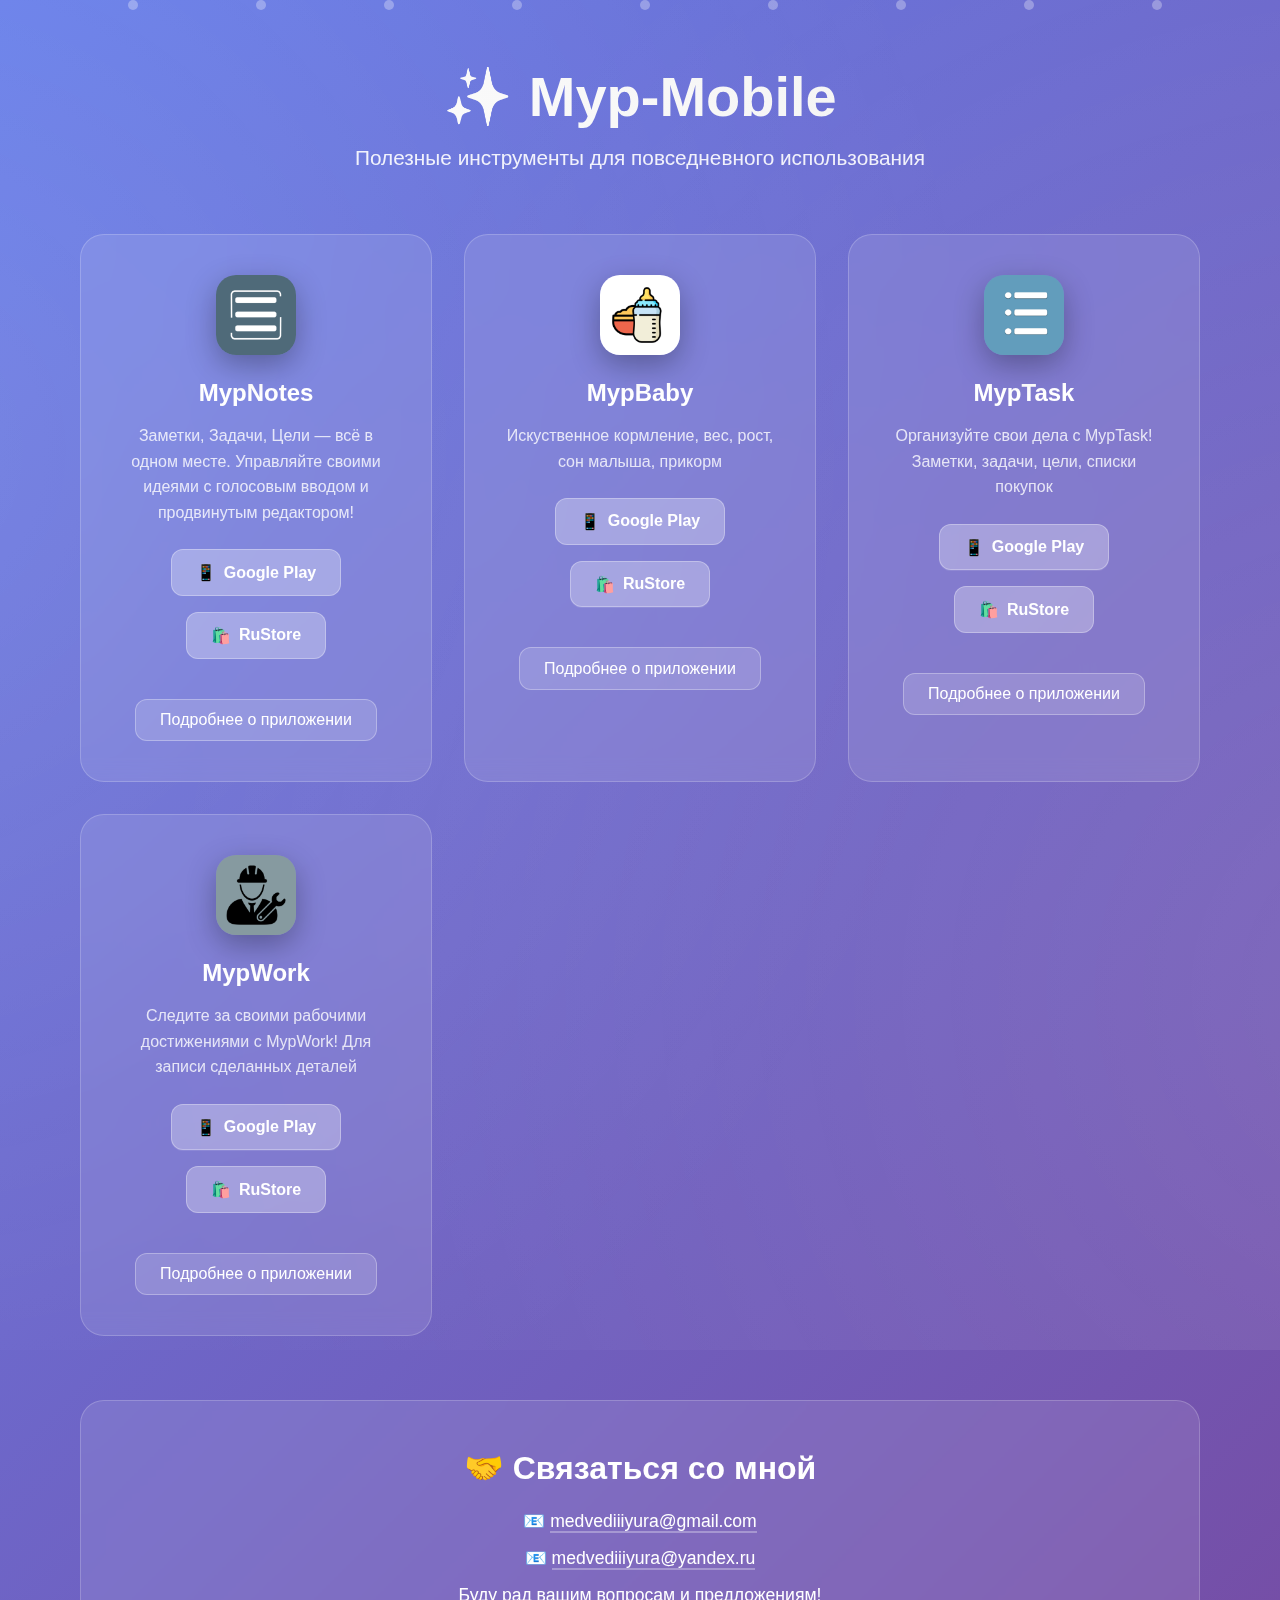
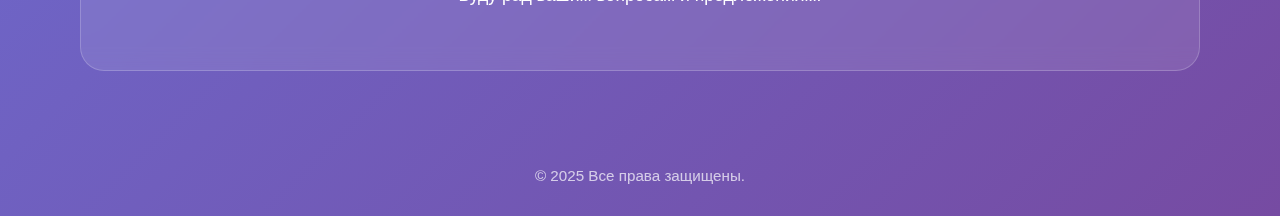
<file: index.html>
<!DOCTYPE html>
<html lang="ru">
<head>
  <meta charset="UTF-8" />
  <meta name="viewport" content="width=device-width, initial-scale=1.0"/>
  <title>Мои приложения</title>
  <link rel="icon" href="data:image/svg+xml,<svg xmlns='http://www.w3.org/2000/svg' viewBox='0 0 100 100'><rect width='100' height='100' rx='20' fill='%234a6fa5'/><text x='50' y='70' font-size='60' text-anchor='middle' fill='white' font-family='Arial, sans-serif'>М</text></svg>">
  <style>
    * {
      margin: 0;
      padding: 0;
      box-sizing: border-box;
    }

    body {
      font-family: -apple-system, BlinkMacSystemFont, 'Segoe UI', Roboto, 'Helvetica Neue', Arial, sans-serif;
      background: linear-gradient(135deg, #667eea 0%, #764ba2 100%);
      color: #fff;
      overflow-x: hidden;
      position: relative;
      min-height: 100vh;
    }

    /* Анимированный фон */
    body::before {
      content: '';
      position: fixed;
      width: 200%;
      height: 200%;
      top: -50%;
      left: -50%;
      z-index: -1;
      background: 
        radial-gradient(circle at 20% 50%, rgba(255, 255, 255, 0.1) 0%, transparent 50%),
        radial-gradient(circle at 80% 80%, rgba(255, 255, 255, 0.1) 0%, transparent 50%);
      animation: backgroundMove 20s ease-in-out infinite;
    }

    @keyframes backgroundMove {
      0%, 100% { transform: translate(0, 0); }
      50% { transform: translate(-5%, -5%); }
    }

    /* Плавающие частицы */
    .particle {
      position: fixed;
      width: 10px;
      height: 10px;
      background: rgba(255, 255, 255, 0.3);
      border-radius: 50%;
      pointer-events: none;
      animation: float 15s infinite ease-in-out;
      z-index: -1;
    }

    @keyframes float {
      0%, 100% { transform: translateY(0) translateX(0); opacity: 0; }
      10% { opacity: 1; }
      90% { opacity: 1; }
      100% { transform: translateY(-100vh) translateX(100px); opacity: 0; }
    }

    header {
      padding: 4rem 2rem;
      text-align: center;
      animation: fadeInDown 1s ease-out;
    }

    @keyframes fadeInDown {
      from {
        opacity: 0;
        transform: translateY(-30px);
      }
      to {
        opacity: 1;
        transform: translateY(0);
      }
    }

    header h1 {
      font-size: 3.5rem;
      font-weight: 800;
      margin-bottom: 1rem;
      background: linear-gradient(45deg, #fff, #f0f0f0);
      -webkit-background-clip: text;
      -webkit-text-fill-color: transparent;
      background-clip: text;
      animation: shimmer 3s infinite;
    }

    @keyframes shimmer {
      0%, 100% { filter: brightness(1); }
      50% { filter: brightness(1.2); }
    }

    header p {
      font-size: 1.3rem;
      opacity: 0.9;
      font-weight: 300;
    }

    .container {
      width: 90%;
      max-width: 1200px;
      margin: 0 auto 4rem;
      padding: 0 1rem;
    }

    .apps-grid {
      display: grid;
      grid-template-columns: repeat(auto-fit, minmax(320px, 1fr));
      gap: 2rem;
      margin-bottom: 4rem;
    }

    .app-card {
      background: rgba(255, 255, 255, 0.1);
      backdrop-filter: blur(10px);
      border: 1px solid rgba(255, 255, 255, 0.2);
      border-radius: 24px;
      padding: 2.5rem;
      text-align: center;
      transition: all 0.4s cubic-bezier(0.175, 0.885, 0.32, 1.275);
      position: relative;
      overflow: hidden;
      animation: fadeInUp 0.8s ease-out;
      animation-fill-mode: both;
    }

    .app-card:nth-child(1) { animation-delay: 0.1s; }
    .app-card:nth-child(2) { animation-delay: 0.2s; }
    .app-card:nth-child(3) { animation-delay: 0.3s; }

    @keyframes fadeInUp {
      from {
        opacity: 0;
        transform: translateY(40px);
      }
      to {
        opacity: 1;
        transform: translateY(0);
      }
    }

    .app-card::before {
      content: '';
      position: absolute;
      top: 0;
      left: -100%;
      width: 100%;
      height: 100%;
      background: linear-gradient(90deg, transparent, rgba(255, 255, 255, 0.2), transparent);
      transition: left 0.5s;
    }

    .app-card:hover::before {
      left: 100%;
    }

    .app-card:hover {
      transform: translateY(-10px) scale(1.02);
      box-shadow: 0 20px 60px rgba(0, 0, 0, 0.3);
      border-color: rgba(255, 255, 255, 0.4);
    }

    .app-icon {
      width: 80px;
      height: 80px;
      margin: 0 auto 1.5rem;
      border-radius: 20px;
      display: flex;
      align-items: center;
      justify-content: center;
      overflow: hidden;
      box-shadow: 0 10px 30px rgba(0, 0, 0, 0.3);
      transition: transform 0.3s ease;
      position: relative;
    }

    .app-card:hover .app-icon {
      transform: rotateY(360deg);
    }

    .app-icon svg {
      width: 48px;
      height: 48px;
      color: white;
    }

    .app-title {
      font-size: 1.5rem;
      margin: 1rem 0;
      font-weight: 700;
      color: #fff;
    }

    .app-desc {
      font-size: 1rem;
      color: rgba(255, 255, 255, 0.8);
      margin-bottom: 1.5rem;
      line-height: 1.6;
    }

    .store-buttons {
      display: flex;
      gap: 1rem;
      justify-content: center;
      margin: 1.5rem 0;
      flex-wrap: wrap;
    }

    .store-btn {
      display: flex;
      align-items: center;
      gap: 0.5rem;
      padding: 0.8rem 1.5rem;
      background: rgba(255, 255, 255, 0.2);
      border: 1px solid rgba(255, 255, 255, 0.3);
      border-radius: 12px;
      color: white;
      text-decoration: none;
      font-weight: 600;
      transition: all 0.3s ease;
      backdrop-filter: blur(5px);
    }

    .store-btn:hover {
      background: rgba(255, 255, 255, 0.3);
      transform: translateY(-2px);
      box-shadow: 0 5px 15px rgba(0, 0, 0, 0.2);
    }

    .store-btn img {
      filter: brightness(0) invert(1);
    }

    .privacy-link {
      display: inline-block;
      margin-top: 1rem;
      padding: 0.7rem 1.5rem;
      color: #fff;
      background: rgba(255, 255, 255, 0.15);
      border: 1px solid rgba(255, 255, 255, 0.3);
      border-radius: 12px;
      text-decoration: none;
      transition: all 0.3s ease;
      font-weight: 500;
    }

    .privacy-link:hover {
      background: rgba(255, 255, 255, 0.25);
      transform: translateY(-2px);
    }

    #contacts {
      background: rgba(255, 255, 255, 0.1);
      backdrop-filter: blur(10px);
      border: 1px solid rgba(255, 255, 255, 0.2);
      padding: 3rem;
      border-radius: 24px;
      text-align: center;
      animation: fadeInUp 1s ease-out 0.4s both;
    }

    #contacts h2 {
      font-size: 2rem;
      margin-bottom: 1.5rem;
      font-weight: 700;
    }

    #contacts p {
      margin: 1rem 0;
      font-size: 1.1rem;
    }

    #contacts a {
      color: #fff;
      text-decoration: none;
      border-bottom: 2px solid rgba(255, 255, 255, 0.3);
      transition: all 0.3s ease;
      font-weight: 500;
    }

    #contacts a:hover {
      border-bottom-color: #fff;
      opacity: 1;
    }

    footer {
      text-align: center;
      padding: 2rem;
      color: rgba(255, 255, 255, 0.7);
      font-size: 0.95rem;
    }

    .modal {
      display: none;
      position: fixed;
      top: 0;
      left: 0;
      width: 100%;
      height: 100%;
      background: rgba(0, 0, 0, 0.8);
      backdrop-filter: blur(5px);
      z-index: 1000;
      justify-content: center;
      align-items: center;
      animation: fadeIn 0.3s ease;
    }

    @keyframes fadeIn {
      from { opacity: 0; }
      to { opacity: 1; }
    }

    .modal-content {
      background: linear-gradient(135deg, rgba(102, 126, 234, 0.95), rgba(118, 75, 162, 0.95));
      backdrop-filter: blur(20px);
      border: 1px solid rgba(255, 255, 255, 0.2);
      width: 90%;
      max-width: 700px;
      border-radius: 24px;
      padding: 3rem;
      box-shadow: 0 20px 60px rgba(0, 0, 0, 0.5);
      position: relative;
      max-height: 85vh;
      overflow-y: auto;
      animation: slideUp 0.4s ease;
    }

    @keyframes slideUp {
      from {
        opacity: 0;
        transform: translateY(50px);
      }
      to {
        opacity: 1;
        transform: translateY(0);
      }
    }

    .close-btn {
      position: absolute;
      top: 1.5rem;
      right: 1.5rem;
      width: 40px;
      height: 40px;
      font-size: 1.5rem;
      background: rgba(255, 255, 255, 0.2);
      border: 1px solid rgba(255, 255, 255, 0.3);
      border-radius: 50%;
      cursor: pointer;
      color: #fff;
      transition: all 0.3s ease;
      display: flex;
      align-items: center;
      justify-content: center;
    }

    .close-btn:hover {
      background: rgba(255, 255, 255, 0.3);
      transform: rotate(90deg);
    }

    .modal-title {
      color: #fff;
      margin-top: 0;
      font-size: 2rem;
      margin-bottom: 1rem;
    }

    .app-details {
      color: #fff;
    }

    .details-header h1 {
      font-size: 2.5rem;
      margin-bottom: 0.5rem;
    }

    .tagline {
      font-size: 1.2rem;
      opacity: 0.9;
      margin-bottom: 2rem;
    }

    .features h3 {
      font-size: 1.5rem;
      margin: 2rem 0 1rem;
    }

    .features-grid ul {
      list-style: none;
      display: grid;
      grid-template-columns: repeat(auto-fit, minmax(250px, 1fr));
      gap: 1rem;
    }

    .features-grid li {
      padding: 1rem;
      background: rgba(255, 255, 255, 0.1);
      border-radius: 12px;
      transition: all 0.3s ease;
    }

    .features-grid li:hover {
      background: rgba(255, 255, 255, 0.2);
      transform: translateX(5px);
    }

    .why-us {
      margin: 2rem 0;
    }

    .why-us h3 {
      font-size: 1.5rem;
      margin-bottom: 1rem;
    }

    .benefits {
      display: grid;
      gap: 1rem;
    }

    .benefit-item {
      padding: 1rem;
      background: rgba(255, 255, 255, 0.1);
      border-radius: 12px;
      border-left: 4px solid rgba(255, 255, 255, 0.5);
    }

    .details-footer {
      margin-top: 2rem;
      padding-top: 2rem;
      border-top: 1px solid rgba(255, 255, 255, 0.2);
    }

    .action-buttons {
      display: flex;
      gap: 1rem;
      justify-content: center;
      margin-top: 1.5rem;
      flex-wrap: wrap;
    }

    .btn-privacy, .btn-contact {
      padding: 0.8rem 1.5rem;
      background: rgba(255, 255, 255, 0.2);
      border: 1px solid rgba(255, 255, 255, 0.3);
      border-radius: 12px;
      color: white;
      text-decoration: none;
      font-weight: 600;
      transition: all 0.3s ease;
    }

    .btn-privacy:hover, .btn-contact:hover {
      background: rgba(255, 255, 255, 0.3);
      transform: translateY(-2px);
    }

    /* Адаптивность */
    @media (max-width: 768px) {
      header h1 {
        font-size: 2.5rem;
      }

      .apps-grid {
        grid-template-columns: 1fr;
      }

      .modal-content {
        padding: 2rem;
      }

      .features-grid ul {
        grid-template-columns: 1fr;
      }
    }

    /* Скроллбар */
    ::-webkit-scrollbar {
      width: 10px;
    }

    ::-webkit-scrollbar-track {
      background: rgba(255, 255, 255, 0.1);
    }

    ::-webkit-scrollbar-thumb {
      background: rgba(255, 255, 255, 0.3);
      border-radius: 5px;
    }

    ::-webkit-scrollbar-thumb:hover {
      background: rgba(255, 255, 255, 0.5);
    }
  </style>
</head>
<body>

  <!-- Плавающие частицы -->
  <div class="particle" style="left: 10%; animation-delay: 0s;"></div>
  <div class="particle" style="left: 20%; animation-delay: 2s;"></div>
  <div class="particle" style="left: 30%; animation-delay: 4s;"></div>
  <div class="particle" style="left: 40%; animation-delay: 6s;"></div>
  <div class="particle" style="left: 50%; animation-delay: 8s;"></div>
  <div class="particle" style="left: 60%; animation-delay: 1s;"></div>
  <div class="particle" style="left: 70%; animation-delay: 3s;"></div>
  <div class="particle" style="left: 80%; animation-delay: 5s;"></div>
  <div class="particle" style="left: 90%; animation-delay: 7s;"></div>

  <header>
    <h1>✨ Myp-Mobile</h1>
    <p>Полезные инструменты для повседневного использования</p>
  </header>

  <div class="container">
    <div class="apps-grid">
      
      <div class="app-card">
        <div class="app-icon">
          <img src="iconApp/notes.png" width="80" height="80">
        </div>
        
        <h3 class="app-title">MypNotes</h3>
        <p class="app-desc">Заметки, Задачи, Цели — всё в одном месте. Управляйте своими идеями с голосовым вводом и продвинутым редактором!</p>
        
        <div class="store-buttons">
          <a href="https://play.google.com/store/apps/details?id=yura.medved.note" target="_blank" rel="noopener" class="store-btn">
            <span>📱</span>
            <span>Google Play</span>
          </a>
          <a href="https://rustore.ru/catalog/app/yura.medved.note" target="_blank" rel="noopener" class="store-btn">
            <span>🛍️</span>
            <span>RuStore</span>
          </a>
        </div>
        
        <a href="notes.html" class="privacy-link">
          Подробнее о приложении
        </a>
      </div>

      <div class="app-card">
        <div class="app-icon">
          <img src="iconApp/baby.png"width="80" height="80">
        </div>
        
        <h3 class="app-title">MypBaby</h3>
        <p class="app-desc">Искуственное кормление, вес, рост, сон малыша, прикорм</p>
        
        <div class="store-buttons">
          <a href="https://play.google.com/store/apps/details?id=com.my.feedthebaby" target="_blank" rel="noopener" class="store-btn">
            <span>📱</span>
            <span>Google Play</span>
          </a>
          <a href="https://rustore.ru/catalog/app/com.my.feedthebaby" target="_blank" rel="noopener" class="store-btn">
            <span>🛍️</span>
            <span>RuStore</span>
          </a>
        </div>
        
        <a href="baby.html" class="privacy-link">
          Подробнее о приложении
        </a>
      </div>

 <div class="app-card">
        <div class="app-icon">
          <img src="iconApp/task.png"width="80" height="80">
        </div>
        
        <h3 class="app-title">MypTask</h3>
        <p class="app-desc">Организуйте свои дела с MypTask! Заметки, задачи, цели, списки покупок</p>
        
        <div class="store-buttons">
          <a href="https://play.google.com/store/apps/details?id=com.my.tasksfortoday" target="_blank" rel="noopener" class="store-btn">
            <span>📱</span>
            <span>Google Play</span>
          </a>
          <a href="https://rustore.ru/catalog/app/com.my.tasksfortoday" target="_blank" rel="noopener" class="store-btn">
            <span>🛍️</span>
            <span>RuStore</span>
          </a>
        </div>
        
        <a href="task.html" class="privacy-link">
          Подробнее о приложении
        </a>
      </div>

       <div class="app-card">
        <div class="app-icon">
         <img src="iconApp/work.png" width="80" height="80">
        </div>
        
        <h3 class="app-title">MypWork</h3>
        <p class="app-desc">Следите за своими рабочими достижениями с MypWork! Для записи сделанных деталей</p>
        
        <div class="store-buttons">
          <a href="https://play.google.com/store/apps/details?id=com.medvedb.vrama" target="_blank" rel="noopener" class="store-btn">
            <span>📱</span>
            <span>Google Play</span>
          </a>
          <a href="https://rustore.ru/catalog/app/com.medvedb.vrama" target="_blank" rel="noopener" class="store-btn">
            <span>🛍️</span>
            <span>RuStore</span>
          </a>
        </div>
        
        <a href="work.html" class="privacy-link">
          Подробнее о приложении
        </a>
      </div>

    </div>

    <section id="contacts">
      <h2>🤝 Связаться со мной</h2>
      <p>📧 <a href="mailto:medvediiiyura@gmail.com">medvediiiyura@gmail.com</a></p>
      <p>📧 <a href="mailto:medvediiiyura@yandex.ru">medvediiiyura@yandex.ru</a></p>
      <p>Буду рад вашим вопросам и предложениям!</p>
    </section>
  </div>


  <footer>
    &copy; 2025 Все права защищены.
  </footer>
  

</body>
</html>
</file>
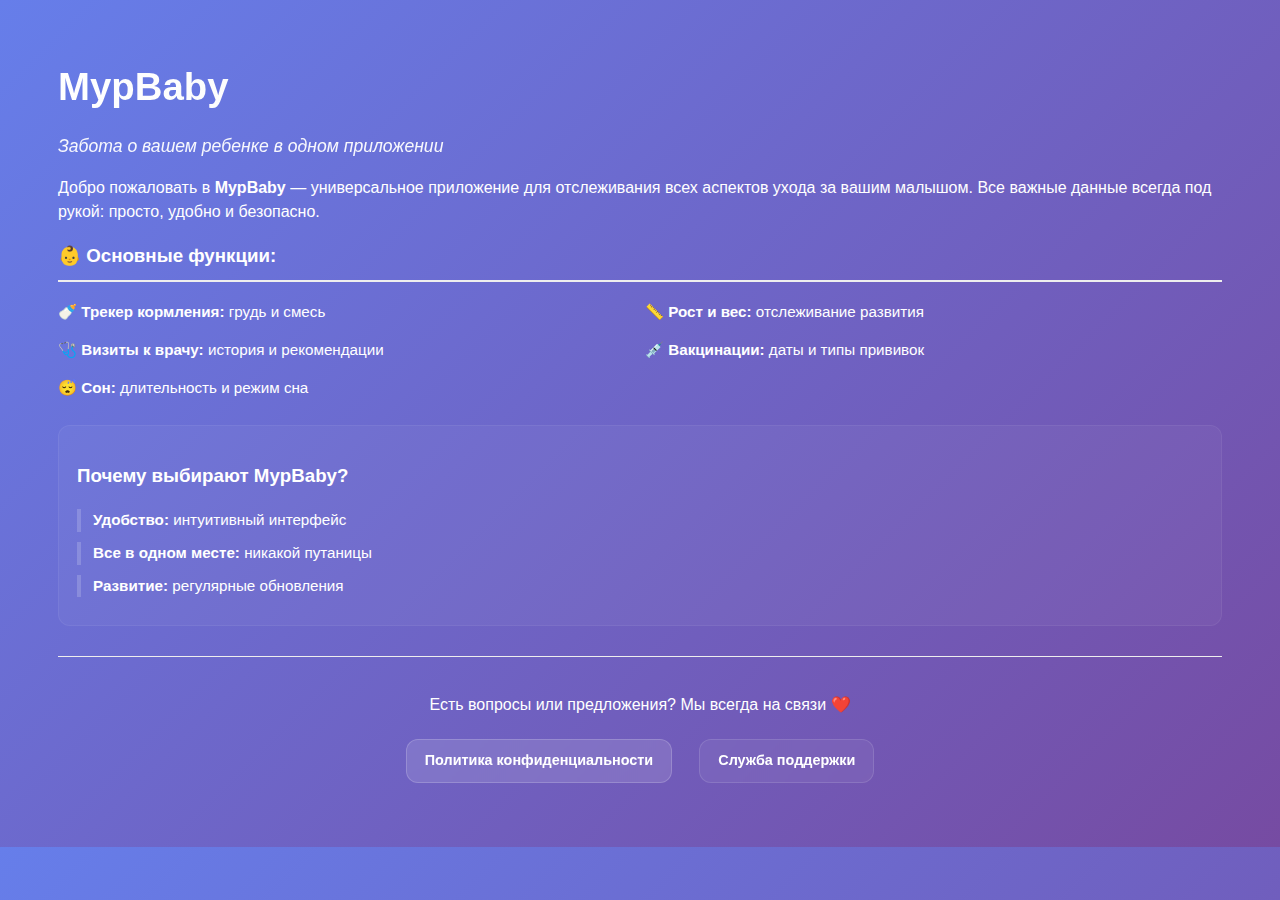
<file: baby.html>
<!DOCTYPE html>
<html lang="ru">
<head>
  <meta charset="UTF-8">
  <meta name="viewport" content="width=device-width, initial-scale=1.0">
  <title>MypBaby — Подробнее</title>
  <link rel="stylesheet" href="style.css">
  <style>
    body { background: linear-gradient(135deg, #667eea 0%, #764ba2 100%); color: #fff; }
    /* Page-specific animations and overrides (only for details pages) */
    .animate-in{ animation: appear .45s forwards cubic-bezier(.2,.9,.3,1); opacity:0; transform:translateY(12px) }
    @keyframes appear{ to{ opacity:1; transform:none } }
    .action-buttons a{ opacity:0; transform:translateY(8px); display:inline-block }
    .action-buttons a.animate-in{ opacity:1; transform:none }
    .screenshots-row img{ opacity:0; transform:translateY(8px); }
    .screenshots-row img.animate-in{ opacity:1; transform:none }
    .focused{ outline: none; box-shadow: 0 20px 60px rgba(0,0,0,0.45); transform: translateY(-6px); }
  </style>
</head>
<body>
  <main class="container">
    <article class="app-details">
      <header class="details-header">
        <h1>MypBaby</h1>
        <p class="tagline">Забота о вашем ребенке в одном приложении</p>
      </header>

      <section class="description">
        <p>Добро пожаловать в <strong>MypBaby</strong> — универсальное приложение для отслеживания всех аспектов ухода за вашим малышом. Все важные данные всегда под рукой: просто, удобно и безопасно.</p>
      </section>

    

      <section class="features">
        <h3>👶 Основные функции:</h3>
        <ul>
          <li>🍼 <strong>Трекер кормления:</strong> грудь и смесь</li>
          <li>📏 <strong>Рост и вес:</strong> отслеживание развития</li>
          <li>🩺 <strong>Визиты к врачу:</strong> история и рекомендации</li>
          <li>💉 <strong>Вакцинации:</strong> даты и типы прививок</li>
          <li>😴 <strong>Сон:</strong> длительность и режим сна</li>
        </ul>
      </section>

      <section class="why-us">
        <h3>Почему выбирают MypBaby?</h3>
        <div class="benefits">
          <div class="benefit-item"><strong>Удобство:</strong> интуитивный интерфейс</div>
          <div class="benefit-item"><strong>Все в одном месте:</strong> никакой путаницы</div>
          <div class="benefit-item"><strong>Развитие:</strong> регулярные обновления</div>
        </div>
      </section>

      <footer class="details-footer">
        <p>Есть вопросы или предложения? Мы всегда на связи ❤️</p>
        <div class="action-buttons">
          <a href="privacy-baby.html" target="_blank" class="btn-privacy">Политика конфиденциальности</a>
          <a href="mailto:medvediiiyura@gmail.com" class="btn-contact">Служба поддержки</a>
        </div>
      </footer>
    </article>
  </main>
  <script>
    document.addEventListener('DOMContentLoaded', ()=>{
      const animTargets = Array.from(document.querySelectorAll('.action-buttons a, .screenshots-row img'));
      animTargets.forEach((el,i)=> setTimeout(()=> el.classList.add('animate-in'), i*80));

      const buttons = Array.from(document.querySelectorAll('.action-buttons a'));
      let idx = 0;
      if(buttons.length) buttons.forEach(b=> b.setAttribute('tabindex','0'));
      function focusBtn(i){
        buttons.forEach((b,j)=> b.classList.toggle('focused', i===j));
        if(buttons[i]) buttons[i].focus(); idx = i;
      }
      window.addEventListener('keydown', (e)=>{
        if(e.key === 'ArrowRight'){ e.preventDefault(); focusBtn(Math.min(idx+1, buttons.length-1)); }
        if(e.key === 'ArrowLeft'){ e.preventDefault(); focusBtn(Math.max(idx-1, 0)); }
      });
    });
  </script>
</body>
</html>
</file>
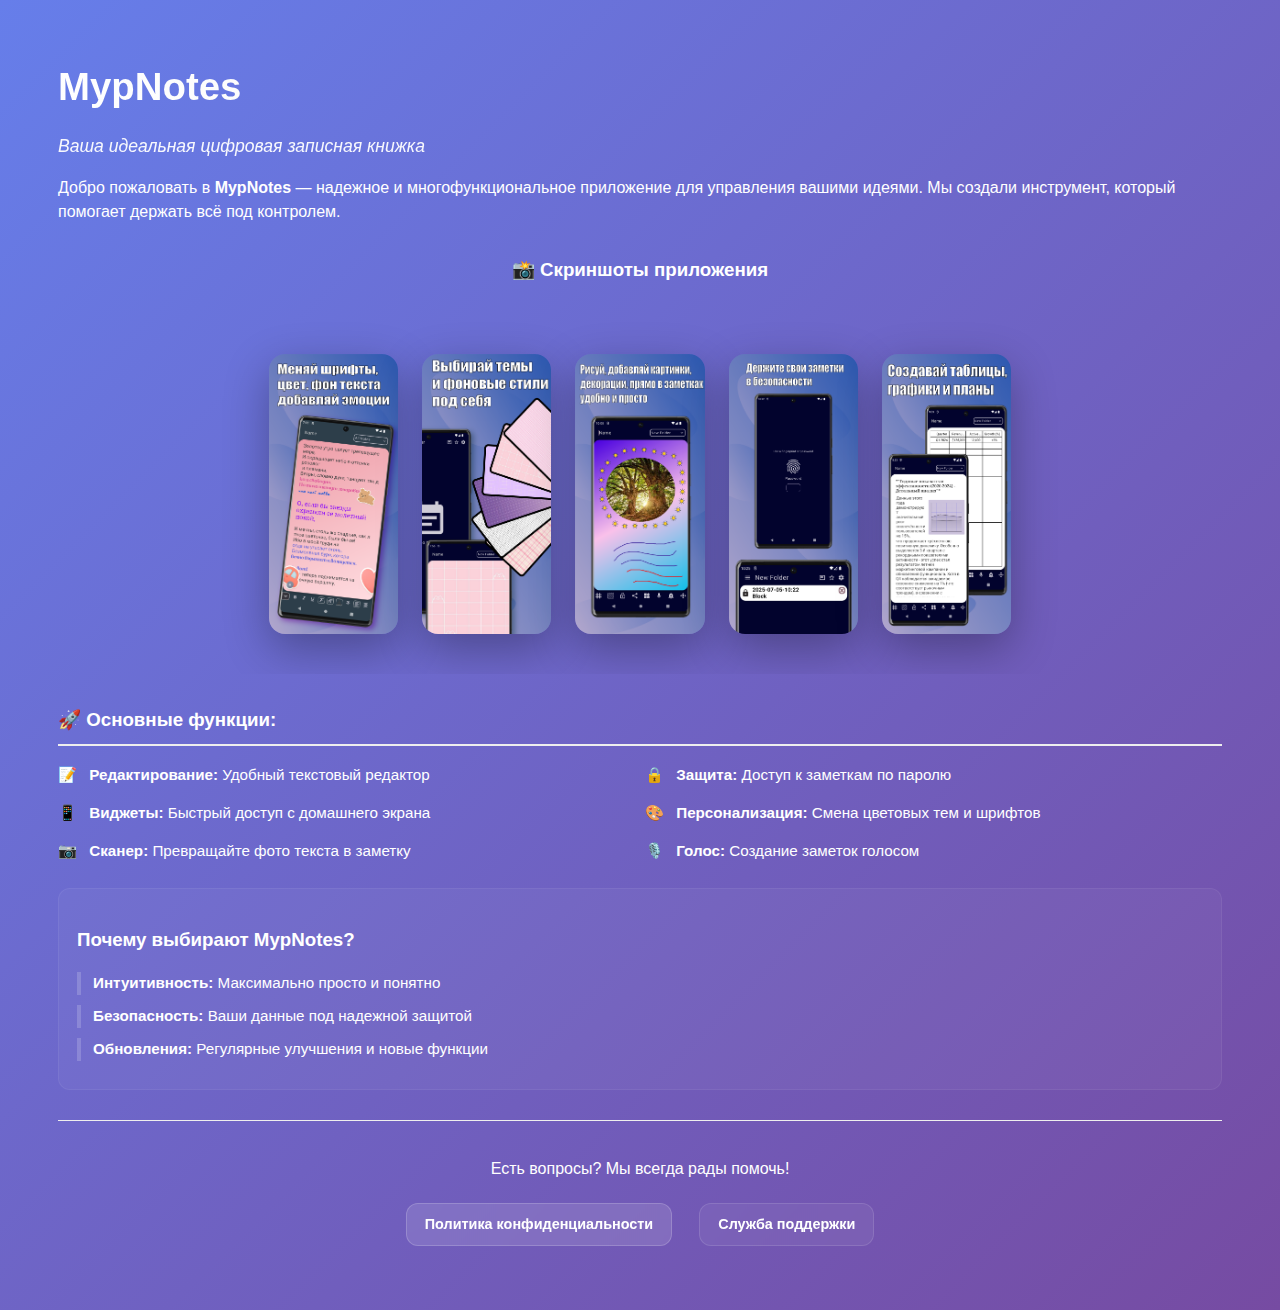
<file: notes.html>
<!DOCTYPE html>
<html lang="ru">
<head>
  <meta charset="UTF-8">
  <meta name="viewport" content="width=device-width, initial-scale=1.0">
  <title>MypNotes — Подробнее</title>
  <link rel="stylesheet" href="style.css">
  <style>
    body { background: linear-gradient(135deg, #667eea 0%, #764ba2 100%); color: #fff; }
    /* Page-specific animations and overrides (only for details pages) */
    .animate-in{ animation: appear .45s forwards cubic-bezier(.2,.9,.3,1); opacity:0; transform:translateY(12px) }
    @keyframes appear{ to{ opacity:1; transform:none } }
    .action-buttons a{ opacity:0; transform:translateY(8px); display:inline-block }
    .action-buttons a.animate-in{ opacity:1; transform:none }
    .screenshots-row img{ opacity:0; transform:translateY(8px); }
    .screenshots-row img.animate-in{ opacity:1; transform:none }
    .focused{ outline: none; box-shadow: 0 20px 60px rgba(0,0,0,0.45); transform: translateY(-6px); }
  </style>
</head>
<body>
  <main class="container">
    <article class="app-details">
      <header class="details-header">
        <h1>MypNotes</h1>
        <p class="tagline">Ваша идеальная цифровая записная книжка</p>
      </header>

      <section class="description">
        <p>Добро пожаловать в <strong>MypNotes</strong> — надежное и многофункциональное приложение для управления вашими идеями. Мы создали инструмент, который помогает держать всё под контролем.</p>
      </section>

      <section class="screenshots">
        <h3>📸 Скриншоты приложения</h3>
        <div class="screenshots-row">
          <img src="screenshot/notes/1.png" alt="Скриншот MypNotes 1">
            <img src="screenshot/notes/2.png" alt="Скриншот MypNotes 2">
            <img src="screenshot/notes/3.png" alt="Скриншот MypNotes 3">
            <img src="screenshot/notes/4.png" alt="Скриншот MypNotes 4">
            <img src="screenshot/notes/5.png" alt="Скриншот MypNotes 5">
        </div>
      </section>

      <section class="features">
        <h3>🚀 Основные функции:</h3>
        <div class="features-grid">
          <ul>
            <li><span>📝</span> <strong>Редактирование:</strong> Удобный текстовый редактор</li>
            <li><span>🔒</span> <strong>Защита:</strong> Доступ к заметкам по паролю</li>
            <li><span>📱</span> <strong>Виджеты:</strong> Быстрый доступ с домашнего экрана</li>
            <li><span>🎨</span> <strong>Персонализация:</strong> Смена цветовых тем и шрифтов</li>
            <li><span>📷</span> <strong>Сканер:</strong> Превращайте фото текста в заметку</li>
            <li><span>🎙️</span> <strong>Голос:</strong> Создание заметок голосом</li>
          </ul>
        </div>
      </section>

      <section class="why-us">
        <h3>Почему выбирают MypNotes?</h3>
        <div class="benefits">
          <div class="benefit-item"><strong>Интуитивность:</strong> Максимально просто и понятно</div>
          <div class="benefit-item"><strong>Безопасность:</strong> Ваши данные под надежной защитой</div>
          <div class="benefit-item"><strong>Обновления:</strong> Регулярные улучшения и новые функции</div>
        </div>
      </section>

      <footer class="details-footer">
        <p>Есть вопросы? Мы всегда рады помочь!</p>
        <div class="action-buttons">
          <a href="privacy-notes.html" class="btn-privacy" target="_blank">Политика конфиденциальности</a>
          <a href="mailto:medvediiiyura@gmail.com" class="btn-contact">Служба поддержки</a>
        </div>
      </footer>
    </article>
  </main>
  <script>
    document.addEventListener('DOMContentLoaded', ()=>{
      const animTargets = Array.from(document.querySelectorAll('.action-buttons a, .screenshots-row img'));
      animTargets.forEach((el,i)=> setTimeout(()=> el.classList.add('animate-in'), i*80));

      const buttons = Array.from(document.querySelectorAll('.action-buttons a'));
      let idx = 0;
      if(buttons.length) buttons.forEach(b=> b.setAttribute('tabindex','0'));
      function focusBtn(i){
        buttons.forEach((b,j)=> b.classList.toggle('focused', i===j));
        if(buttons[i]) buttons[i].focus(); idx = i;
      }
      window.addEventListener('keydown', (e)=>{
        if(e.key === 'ArrowRight'){ e.preventDefault(); focusBtn(Math.min(idx+1, buttons.length-1)); }
        if(e.key === 'ArrowLeft'){ e.preventDefault(); focusBtn(Math.max(idx-1, 0)); }
      });
    });
  </script>
</body>
</html>
</file>
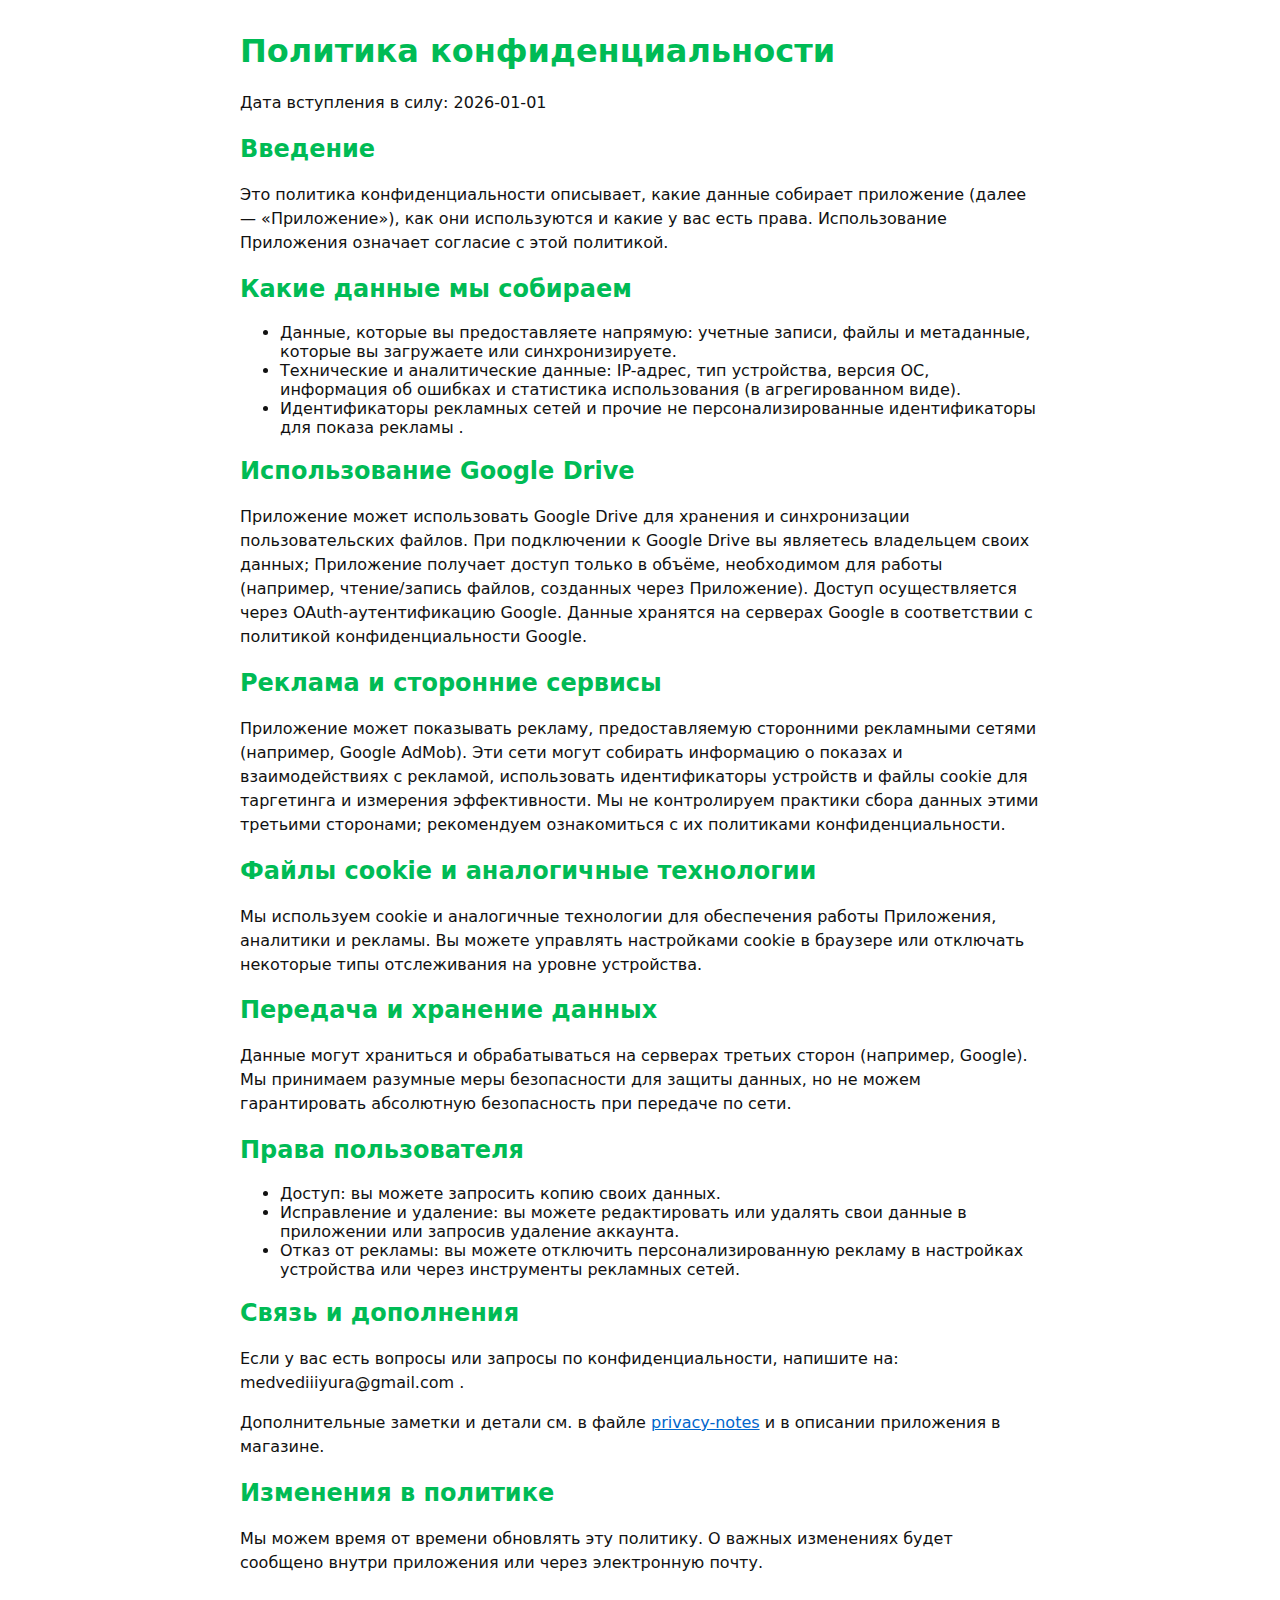
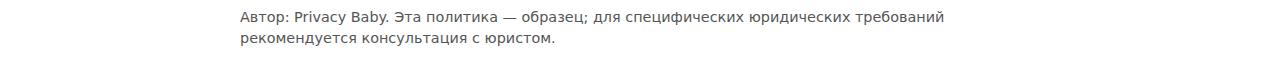
<file: privacy-baby.html>
<!doctype html>
<html lang="ru">
<head>
    <meta charset="utf-8" />
    <meta name="viewport" content="width=device-width,initial-scale=1" />
    <title>Политика конфиденциальности — Privacy Baby</title>
    <style>
        body{font-family:system-ui,-apple-system,Segoe UI,Roboto,"Helvetica Neue",Arial;margin:2rem;color:#111}
        main{max-width:800px;margin:0 auto}
        h1,h2{color:#0b5}
        p{line-height:1.5}
        a{color:#06c}
        footer{margin-top:2rem;font-size:0.9rem;color:#555}
    </style>
</head>
<body>
    <main>
        <h1>Политика конфиденциальности</h1>
        <p>Дата вступления в силу: 2026-01-01</p>

        <h2>Введение</h2>
        <p>Это политика конфиденциальности описывает, какие данные собирает приложение (далее — «Приложение»), как они используются и какие у вас есть права. Использование Приложения означает согласие с этой политикой.</p>

        <h2>Какие данные мы собираем</h2>
        <ul>
            <li>Данные, которые вы предоставляете напрямую: учетные записи, файлы и метаданные, которые вы загружаете или синхронизируете.</li>
            <li>Технические и аналитические данные: IP-адрес, тип устройства, версия ОС, информация об ошибках и статистика использования (в агрегированном виде).</li>
            <li>Идентификаторы рекламных сетей и прочие не персонализированные идентификаторы для показа рекламы .</li>
        </ul>

        <h2>Использование Google Drive</h2>
        <p>Приложение может использовать Google Drive для хранения и синхронизации пользовательских файлов. При подключении к Google Drive вы являетесь владельцем своих данных; Приложение получает доступ только в объёме, необходимом для работы (например, чтение/запись файлов, созданных через Приложение). Доступ осуществляется через OAuth-аутентификацию Google. Данные хранятся на серверах Google в соответствии с политикой конфиденциальности Google.</p>

        <h2>Реклама и сторонние сервисы</h2>
        <p>Приложение может показывать рекламу, предоставляемую сторонними рекламными сетями (например, Google AdMob). Эти сети могут собирать информацию о показах и взаимодействиях с рекламой, использовать идентификаторы устройств и файлы cookie для таргетинга и измерения эффективности. Мы не контролируем практики сбора данных этими третьими сторонами; рекомендуем ознакомиться с их политиками конфиденциальности.</p>

        <h2>Файлы cookie и аналогичные технологии</h2>
        <p>Мы используем cookie и аналогичные технологии для обеспечения работы Приложения, аналитики и рекламы. Вы можете управлять настройками cookie в браузере или отключать некоторые типы отслеживания на уровне устройства.</p>

        <h2>Передача и хранение данных</h2>
        <p>Данные могут храниться и обрабатываться на серверах третьих сторон (например, Google). Мы принимаем разумные меры безопасности для защиты данных, но не можем гарантировать абсолютную безопасность при передаче по сети.</p>

        <h2>Права пользователя</h2>
        <ul>
            <li>Доступ: вы можете запросить копию своих данных.</li>
            <li>Исправление и удаление: вы можете редактировать или удалять свои данные в приложении или запросив удаление аккаунта.</li>
            <li>Отказ от рекламы: вы можете отключить персонализированную рекламу в настройках устройства или через инструменты рекламных сетей.</li>
        </ul>

        <h2>Связь и дополнения</h2>
        <p>Если у вас есть вопросы или запросы по конфиденциальности, напишите на: medvediiiyura@gmail.com .</p>
        <p>Дополнительные заметки и детали см. в файле <a href="privacy-notes.html">privacy-notes</a> и в описании приложения в магазине.</p>

        <h2>Изменения в политике</h2>
        <p>Мы можем время от времени обновлять эту политику. О важных изменениях будет сообщено внутри приложения или через электронную почту.</p>

        <footer>
            <p>Автор: Privacy Baby. Эта политика — образец; для специфических юридических требований рекомендуется консультация с юристом.</p>
        </footer>
    </main>
</body>
</html>
</file>
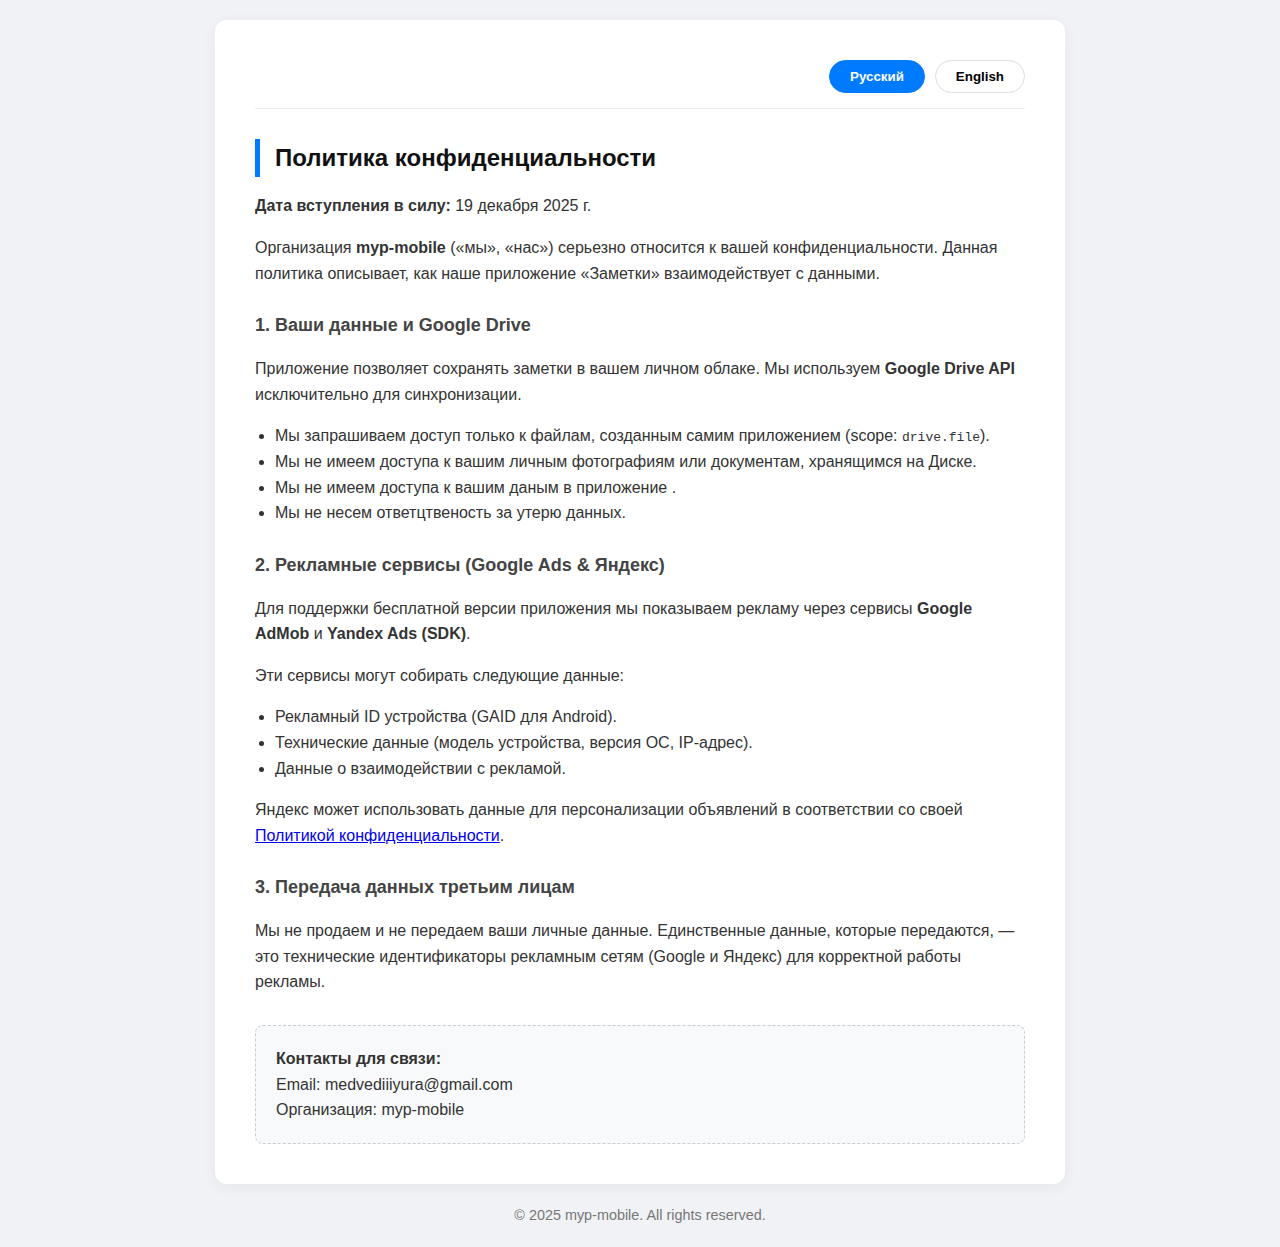
<file: privacy-notes.html>
<!DOCTYPE html>
<html lang="ru">
<head>
    <meta charset="UTF-8">
    <meta name="viewport" content="width=device-width, initial-scale=1.0">
    <title>Privacy Policy - myp-mobile</title>
    <style>
        body { font-family: -apple-system, BlinkMacSystemFont, "Segoe UI", Roboto, sans-serif; line-height: 1.6; color: #333; max-width: 850px; margin: 0 auto; padding: 20px; background: #f0f2f5; }
        .container { background: #fff; padding: 40px; border-radius: 12px; box-shadow: 0 4px 15px rgba(0,0,0,0.05); }
        .lang-switch { display: flex; justify-content: flex-end; gap: 10px; margin-bottom: 30px; border-bottom: 1px solid #eee; padding-bottom: 15px; }
        .lang-switch button { padding: 8px 20px; cursor: pointer; border: 1px solid #ddd; background: #fff; border-radius: 20px; font-weight: bold; transition: 0.3s; }
        .lang-switch button.active { background: #007bff; color: white; border-color: #007bff; }
        .hidden { display: none; }
        h1 { font-size: 24px; color: #111; border-left: 5px solid #007bff; padding-left: 15px; }
        h2 { font-size: 18px; color: #444; margin-top: 25px; }
        ul { padding-left: 20px; }
        .contact-box { background: #f8f9fa; border: 1px dashed #ccc; padding: 20px; margin-top: 30px; border-radius: 8px; }
        footer { text-align: center; margin-top: 20px; font-size: 0.9em; color: #777; }
    </style>
</head>
<body>

<div class="container">
    <div class="lang-switch">
        <button id="btn-ru" class="active" onclick="showLang('ru')">Русский</button>
        <button id="btn-en" onclick="showLang('en')">English</button>
    </div>

    <div id="content-ru">
        <h1>Политика конфиденциальности</h1>
        <p><strong>Дата вступления в силу:</strong> 19 декабря 2025 г.</p>
        <p>Организация <strong>myp-mobile</strong> («мы», «нас») серьезно относится к вашей конфиденциальности. Данная политика описывает, как наше приложение «Заметки» взаимодействует с данными.</p>

        <h2>1. Ваши данные и Google Drive</h2>
        <p>Приложение позволяет сохранять заметки в вашем личном облаке. Мы используем <strong>Google Drive API</strong> исключительно для синхронизации.</p>
        <ul>
            <li>Мы запрашиваем доступ только к файлам, созданным самим приложением (scope: <code>drive.file</code>).</li>
            <li>Мы не имеем доступа к вашим личным фотографиям или документам, хранящимся на Диске.</li>
            <li>Мы не имеем доступа к вашим даным в приложение .</li>
             <li>Мы не несем ответцтвеность за утерю данных.</li>
        </ul>

        <h2>2. Рекламные сервисы (Google Ads & Яндекс)</h2>
        <p>Для поддержки бесплатной версии приложения мы показываем рекламу через сервисы <strong>Google AdMob</strong> и <strong>Yandex Ads (SDK)</strong>.</p>
        <p>Эти сервисы могут собирать следующие данные:</p>
        <ul>
            <li>Рекламный ID устройства (GAID для Android).</li>
            <li>Технические данные (модель устройства, версия ОС, IP-адрес).</li>
            <li>Данные о взаимодействии с рекламой.</li>
        </ul>
        <p>Яндекс может использовать данные для персонализации объявлений в соответствии со своей <a href="https://yandex.ru/legal/confidential/" target="_blank">Политикой конфиденциальности</a>.</p>

        <h2>3. Передача данных третьим лицам</h2>
        <p>Мы не продаем и не передаем ваши личные данные. Единственные данные, которые передаются, — это технические идентификаторы рекламным сетям (Google и Яндекс) для корректной работы рекламы.</p>

        <div class="contact-box">
            <strong>Контакты для связи:</strong><br>
            Email: medvediiiyura@gmail.com<br>
            Организация: myp-mobile
        </div>
    </div>

    <div id="content-en" class="hidden">
        <h1>Privacy Policy</h1>
        <p><strong>Effective Date:</strong> December 19, 2025</p>
        <p><strong>myp-mobile</strong> ("we", "us") is committed to protecting your privacy. This policy explains how our "Notes" app handles user data.</p>

        <h2>1. Your Data and Google Drive</h2>
        <p>The app allows you to sync notes using <strong>Google Drive API</strong>.</p>
        <ul>
            <li>We only access files created by the app (scope: <code>drive.file</code>).</li>
            <li>We do not have access to any other personal files or photos on your Google Drive.</li>
        </ul>

        <h2>2. Advertising (Google Ads & Yandex Ads)</h2>
        <p>To keep the app free, we display ads via <strong>Google AdMob</strong> and <strong>Yandex Ads SDK</strong>.</p>
        <p>These third-party providers may collect:</p>
        <ul>
            <li>Advertising ID (GAID).</li>
            <li>Device information (model, OS version, IP address).</li>
            <li>Interaction data with advertisements.</li>
        </ul>
        <p>For more info, please visit <a href="https://yandex.com/legal/confidential/" target="_blank">Yandex Privacy Policy</a>.</p>

        <h2>3. Data Sharing</h2>
        <p>We do not sell or share your personal information. Only anonymous technical data is shared with our advertising partners (Google and Yandex).</p>

        <div class="contact-box">
            <strong>Contact Us:</strong><br>
            Email: medvediiiyura@gmail.com<br>
            Developer: myp-mobile
        </div>
    </div>
</div>

<footer>&copy; 2025 myp-mobile. All rights reserved.</footer>

<script>
    function showLang(lang) {
        const ru = document.getElementById('content-ru');
        const en = document.getElementById('content-en');
        const btnRu = document.getElementById('btn-ru');
        const btnEn = document.getElementById('btn-en');

        if (lang === 'ru') {
            ru.classList.remove('hidden');
            en.classList.add('hidden');
            btnRu.classList.add('active');
            btnEn.classList.remove('active');
        } else {
            ru.classList.add('hidden');
            en.classList.remove('hidden');
            btnRu.classList.remove('active');
            btnEn.classList.add('active');
        }
    }
</script>

</body>
</html>
</file>
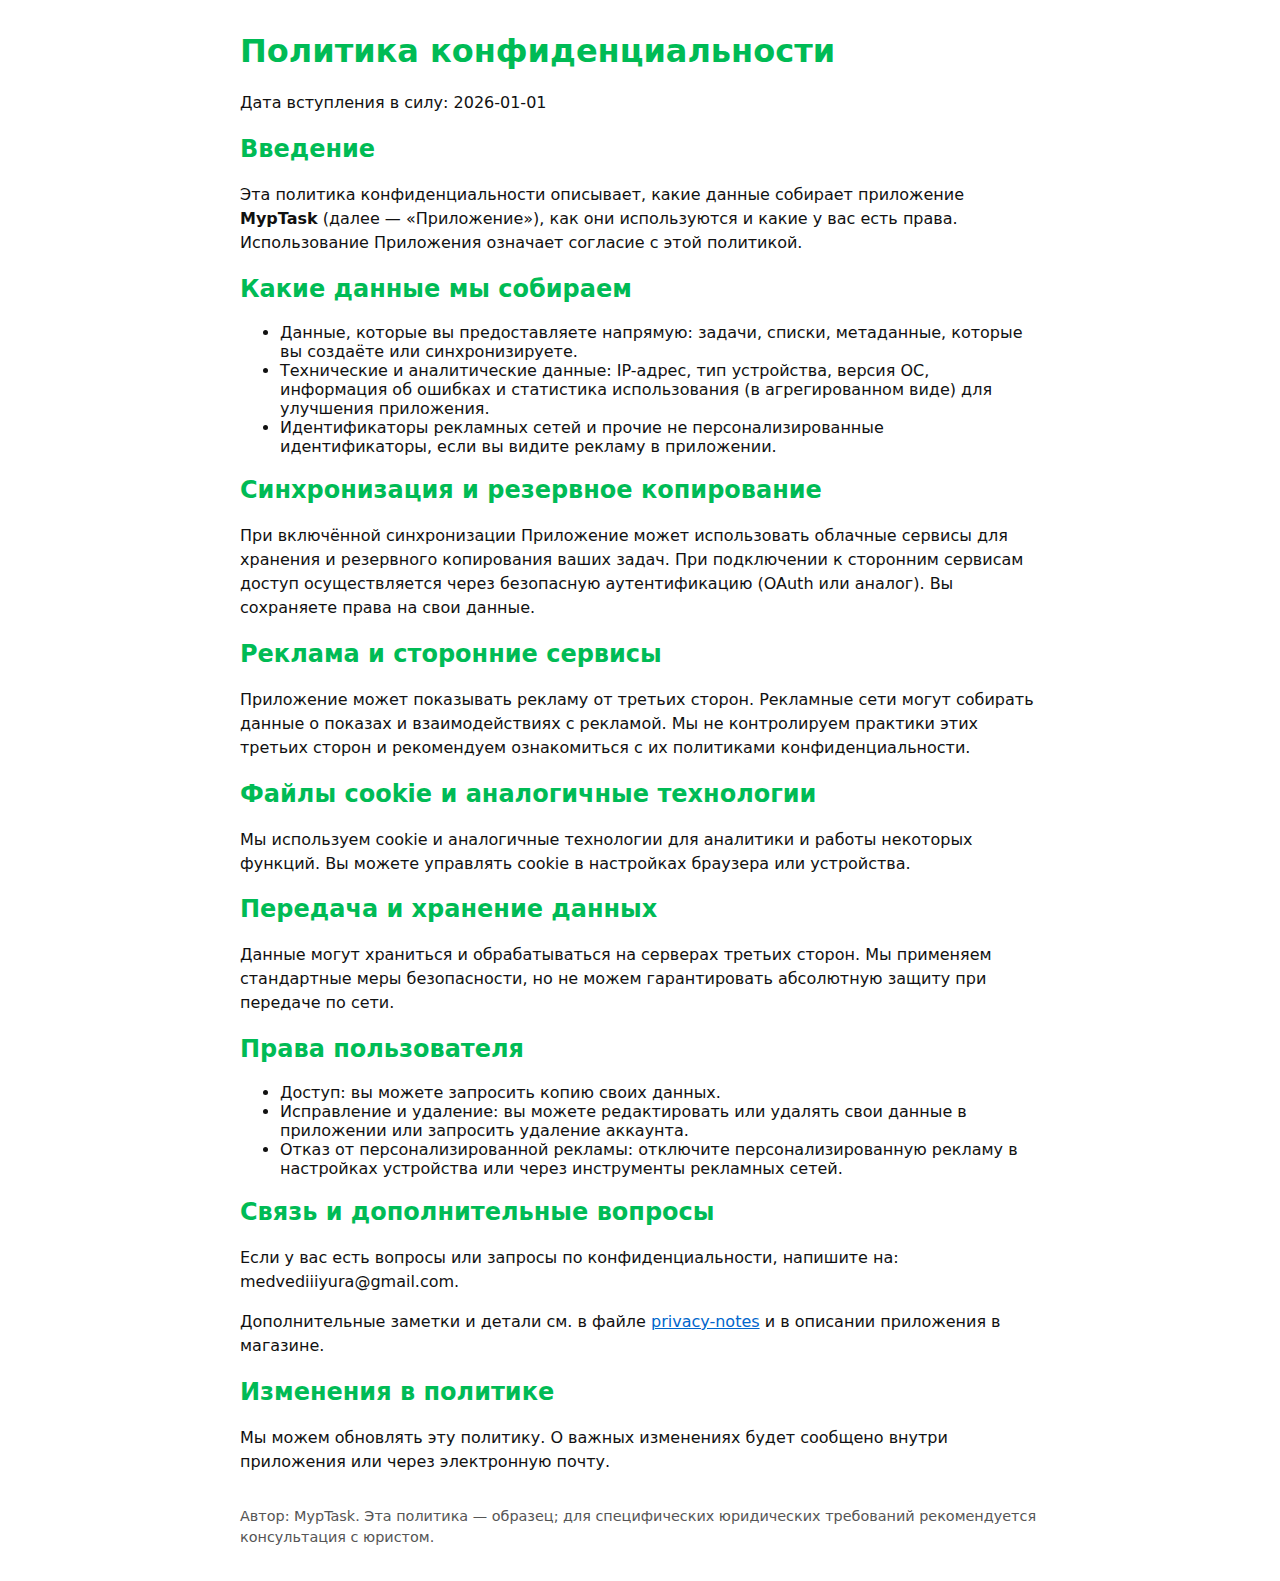
<file: privacy-task.html>
<!doctype html>
<html lang="ru">
<head>
    <meta charset="utf-8" />
    <meta name="viewport" content="width=device-width,initial-scale=1" />
    <title>Политика конфиденциальности — MypTask</title>
    <style>
        body{font-family:system-ui,-apple-system,Segoe UI,Roboto,"Helvetica Neue",Arial;margin:2rem;color:#111}
        main{max-width:800px;margin:0 auto}
        h1,h2{color:#0b5}
        p{line-height:1.5}
        a{color:#06c}
        footer{margin-top:2rem;font-size:0.9rem;color:#555}
    </style>
</head>
<body>
    <main>
        <h1>Политика конфиденциальности</h1>
        <p>Дата вступления в силу: 2026-01-01</p>

        <h2>Введение</h2>
        <p>Эта политика конфиденциальности описывает, какие данные собирает приложение <strong>MypTask</strong> (далее — «Приложение»), как они используются и какие у вас есть права. Использование Приложения означает согласие с этой политикой.</p>

        <h2>Какие данные мы собираем</h2>
        <ul>
            <li>Данные, которые вы предоставляете напрямую: задачи, списки, метаданные, которые вы создаёте или синхронизируете.</li>
            <li>Технические и аналитические данные: IP-адрес, тип устройства, версия ОС, информация об ошибках и статистика использования (в агрегированном виде) для улучшения приложения.</li>
            <li>Идентификаторы рекламных сетей и прочие не персонализированные идентификаторы, если вы видите рекламу в приложении.</li>
        </ul>

        <h2>Синхронизация и резервное копирование</h2>
        <p>При включённой синхронизации Приложение может использовать облачные сервисы для хранения и резервного копирования ваших задач. При подключении к сторонним сервисам доступ осуществляется через безопасную аутентификацию (OAuth или аналог). Вы сохраняете права на свои данные.</p>

        <h2>Реклама и сторонние сервисы</h2>
        <p>Приложение может показывать рекламу от третьих сторон. Рекламные сети могут собирать данные о показах и взаимодействиях с рекламой. Мы не контролируем практики этих третьих сторон и рекомендуем ознакомиться с их политиками конфиденциальности.</p>

        <h2>Файлы cookie и аналогичные технологии</h2>
        <p>Мы используем cookie и аналогичные технологии для аналитики и работы некоторых функций. Вы можете управлять cookie в настройках браузера или устройства.</p>

        <h2>Передача и хранение данных</h2>
        <p>Данные могут храниться и обрабатываться на серверах третьих сторон. Мы применяем стандартные меры безопасности, но не можем гарантировать абсолютную защиту при передаче по сети.</p>

        <h2>Права пользователя</h2>
        <ul>
            <li>Доступ: вы можете запросить копию своих данных.</li>
            <li>Исправление и удаление: вы можете редактировать или удалять свои данные в приложении или запросить удаление аккаунта.</li>
            <li>Отказ от персонализированной рекламы: отключите персонализированную рекламу в настройках устройства или через инструменты рекламных сетей.</li>
        </ul>

        <h2>Связь и дополнительные вопросы</h2>
        <p>Если у вас есть вопросы или запросы по конфиденциальности, напишите на: medvediiiyura@gmail.com.</p>
        <p>Дополнительные заметки и детали см. в файле <a href="privacy-notes.html">privacy-notes</a> и в описании приложения в магазине.</p>

        <h2>Изменения в политике</h2>
        <p>Мы можем обновлять эту политику. О важных изменениях будет сообщено внутри приложения или через электронную почту.</p>

        <footer>
            <p>Автор: MypTask. Эта политика — образец; для специфических юридических требований рекомендуется консультация с юристом.</p>
        </footer>
    </main>
</body>
</html>
</file>
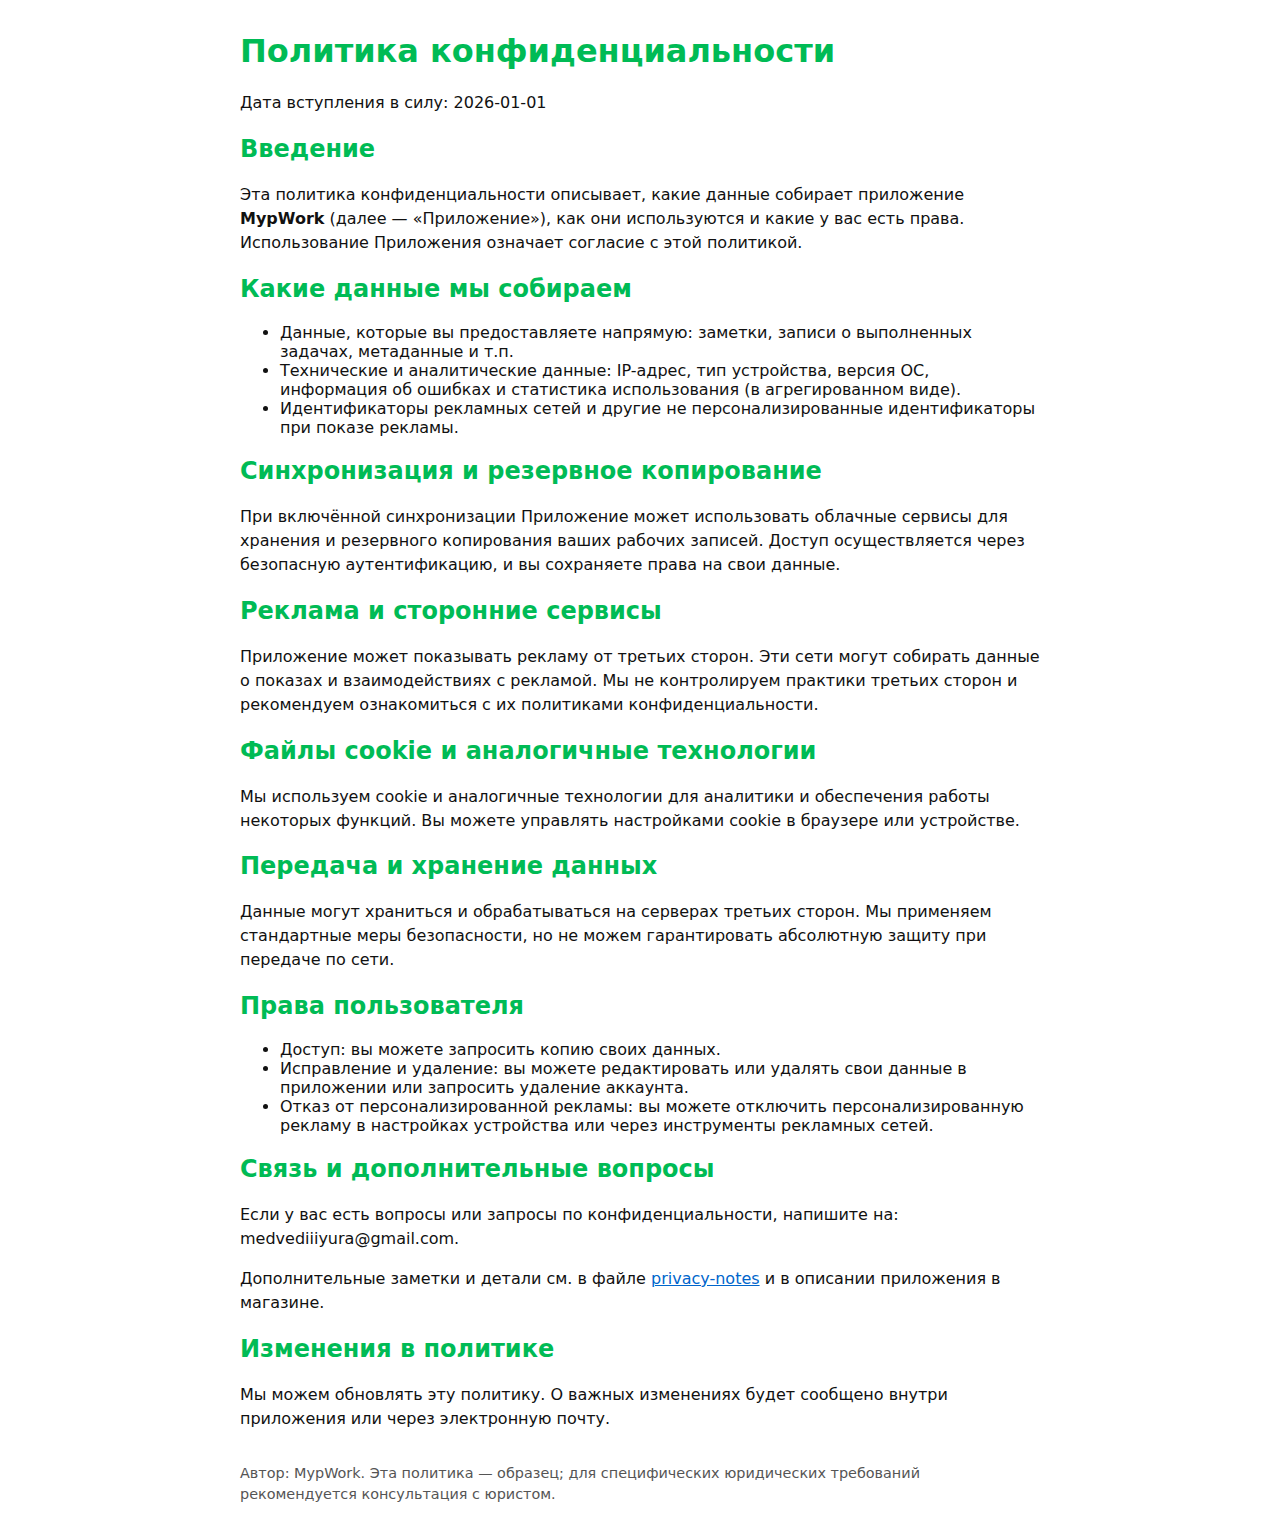
<file: privacy-work.html>
<!doctype html>
<html lang="ru">
<head>
    <meta charset="utf-8" />
    <meta name="viewport" content="width=device-width,initial-scale=1" />
    <title>Политика конфиденциальности — MypWork</title>
    <style>
        body{font-family:system-ui,-apple-system,Segoe UI,Roboto,"Helvetica Neue",Arial;margin:2rem;color:#111}
        main{max-width:800px;margin:0 auto}
        h1,h2{color:#0b5}
        p{line-height:1.5}
        a{color:#06c}
        footer{margin-top:2rem;font-size:0.9rem;color:#555}
    </style>
</head>
<body>
    <main>
        <h1>Политика конфиденциальности</h1>
        <p>Дата вступления в силу: 2026-01-01</p>

        <h2>Введение</h2>
        <p>Эта политика конфиденциальности описывает, какие данные собирает приложение <strong>MypWork</strong> (далее — «Приложение»), как они используются и какие у вас есть права. Использование Приложения означает согласие с этой политикой.</p>

        <h2>Какие данные мы собираем</h2>
        <ul>
            <li>Данные, которые вы предоставляете напрямую: заметки, записи о выполненных задачах, метаданные и т.п.</li>
            <li>Технические и аналитические данные: IP-адрес, тип устройства, версия ОС, информация об ошибках и статистика использования (в агрегированном виде).</li>
            <li>Идентификаторы рекламных сетей и другие не персонализированные идентификаторы при показе рекламы.</li>
        </ul>

        <h2>Синхронизация и резервное копирование</h2>
        <p>При включённой синхронизации Приложение может использовать облачные сервисы для хранения и резервного копирования ваших рабочих записей. Доступ осуществляется через безопасную аутентификацию, и вы сохраняете права на свои данные.</p>

        <h2>Реклама и сторонние сервисы</h2>
        <p>Приложение может показывать рекламу от третьих сторон. Эти сети могут собирать данные о показах и взаимодействиях с рекламой. Мы не контролируем практики третьих сторон и рекомендуем ознакомиться с их политиками конфиденциальности.</p>

        <h2>Файлы cookie и аналогичные технологии</h2>
        <p>Мы используем cookie и аналогичные технологии для аналитики и обеспечения работы некоторых функций. Вы можете управлять настройками cookie в браузере или устройстве.</p>

        <h2>Передача и хранение данных</h2>
        <p>Данные могут храниться и обрабатываться на серверах третьих сторон. Мы применяем стандартные меры безопасности, но не можем гарантировать абсолютную защиту при передаче по сети.</p>

        <h2>Права пользователя</h2>
        <ul>
            <li>Доступ: вы можете запросить копию своих данных.</li>
            <li>Исправление и удаление: вы можете редактировать или удалять свои данные в приложении или запросить удаление аккаунта.</li>
            <li>Отказ от персонализированной рекламы: вы можете отключить персонализированную рекламу в настройках устройства или через инструменты рекламных сетей.</li>
        </ul>

        <h2>Связь и дополнительные вопросы</h2>
        <p>Если у вас есть вопросы или запросы по конфиденциальности, напишите на: medvediiiyura@gmail.com.</p>
        <p>Дополнительные заметки и детали см. в файле <a href="privacy-notes.html">privacy-notes</a> и в описании приложения в магазине.</p>

        <h2>Изменения в политике</h2>
        <p>Мы можем обновлять эту политику. О важных изменениях будет сообщено внутри приложения или через электронную почту.</p>

        <footer>
            <p>Автор: MypWork. Эта политика — образец; для специфических юридических требований рекомендуется консультация с юристом.</p>
        </footer>
    </main>
</body>
</html>
</file>
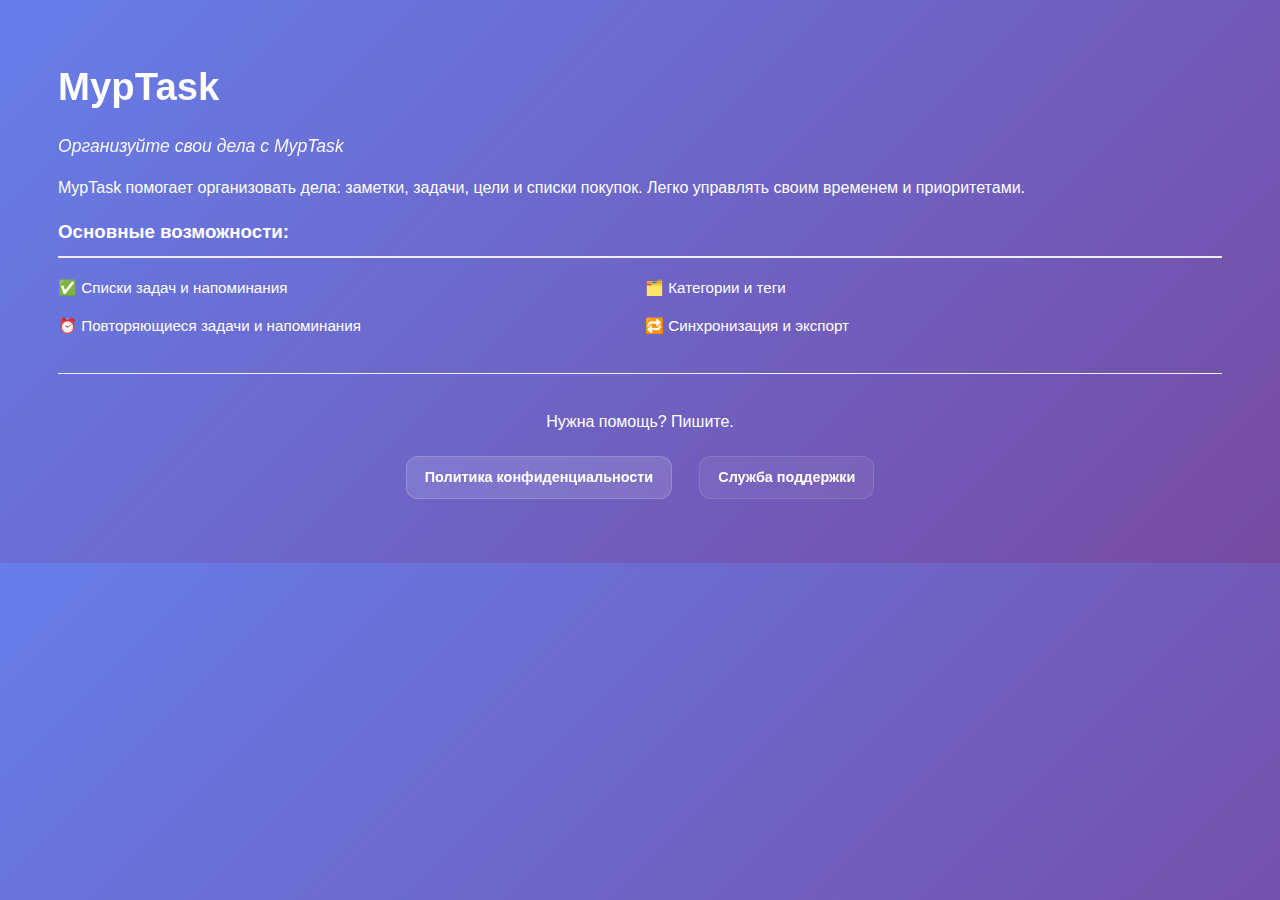
<file: task.html>
<!DOCTYPE html>
<html lang="ru">
<head>
  <meta charset="UTF-8">
  <meta name="viewport" content="width=device-width, initial-scale=1.0">
  <title>MypTask — Подробнее</title>
  <link rel="stylesheet" href="style.css">
  <style>
    body { background: linear-gradient(135deg, #667eea 0%, #764ba2 100%); color: #fff; }
    /* Page-specific animations and overrides (only for details pages) */
    .animate-in{ animation: appear .45s forwards cubic-bezier(.2,.9,.3,1); opacity:0; transform:translateY(12px) }
    @keyframes appear{ to{ opacity:1; transform:none } }
    .action-buttons a{ opacity:0; transform:translateY(8px); display:inline-block }
    .action-buttons a.animate-in{ opacity:1; transform:none }
    .screenshots-row img{ opacity:0; transform:translateY(8px); }
    .screenshots-row img.animate-in{ opacity:1; transform:none }
    .focused{ outline: none; box-shadow: 0 20px 60px rgba(0,0,0,0.45); transform: translateY(-6px); }
  </style>
</head>
<body>
  <main class="container">
    <article class="app-details">
      <header class="details-header">
        <h1>MypTask</h1>
        <p class="tagline">Организуйте свои дела с MypTask</p>
      </header>

      <section class="description">
        <p>MypTask помогает организовать дела: заметки, задачи, цели и списки покупок. Легко управлять своим временем и приоритетами.</p>
      </section>

      <section class="features">
        <h3>Основные возможности:</h3>
        <ul>
          <li>✅ Списки задач и напоминания</li>
          <li>🗂️ Категории и теги</li>
          <li>⏰ Повторяющиеся задачи и напоминания</li>
          <li>🔁 Синхронизация и экспорт</li>
        </ul>
      </section>

      <footer class="details-footer">
        <p>Нужна помощь? Пишите.</p>
        <div class="action-buttons">
          <a href="privacy-task.html" class="btn-privacy" target="_blank">Политика конфиденциальности</a>
          <a href="mailto:medvediiiyura@gmail.com" class="btn-contact">Служба поддержки</a>
        </div>
      </footer>
    </article>
  </main>
  <script>
    document.addEventListener('DOMContentLoaded', ()=>{
      const animTargets = Array.from(document.querySelectorAll('.action-buttons a, .screenshots-row img'));
      animTargets.forEach((el,i)=> setTimeout(()=> el.classList.add('animate-in'), i*80));

      const buttons = Array.from(document.querySelectorAll('.action-buttons a'));
      let idx = 0;
      if(buttons.length) buttons.forEach(b=> b.setAttribute('tabindex','0'));
      function focusBtn(i){
        buttons.forEach((b,j)=> b.classList.toggle('focused', i===j));
        if(buttons[i]) buttons[i].focus(); idx = i;
      }
      window.addEventListener('keydown', (e)=>{
        if(e.key === 'ArrowRight'){ e.preventDefault(); focusBtn(Math.min(idx+1, buttons.length-1)); }
        if(e.key === 'ArrowLeft'){ e.preventDefault(); focusBtn(Math.max(idx-1, 0)); }
      });
    });
  </script>
</body>
</html>
</file>
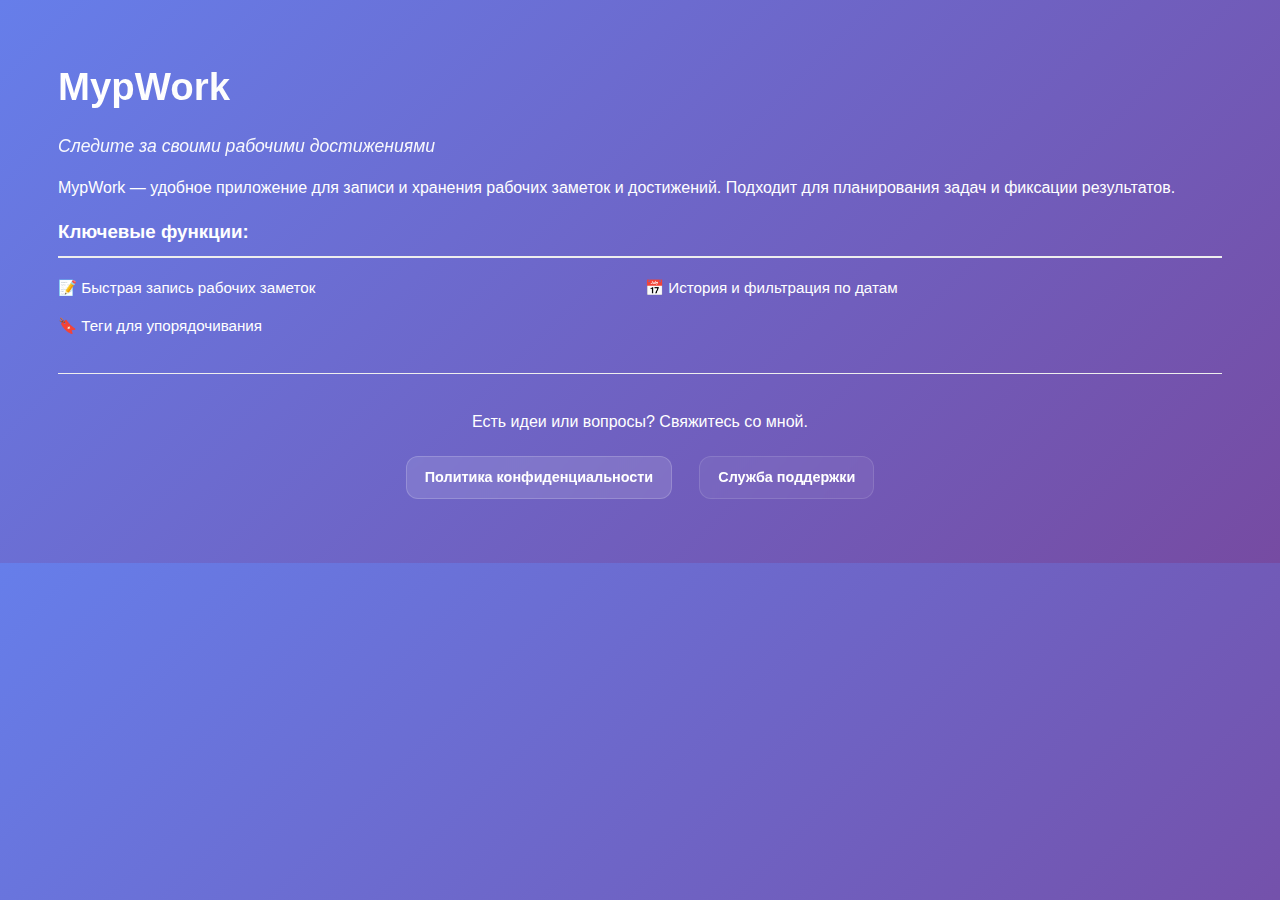
<file: work.html>
<!DOCTYPE html>
<html lang="ru">
<head>
  <meta charset="UTF-8">
  <meta name="viewport" content="width=device-width, initial-scale=1.0">
  <title>MypWork — Подробнее</title>
  <link rel="stylesheet" href="style.css">
  <style>
    body { background: linear-gradient(135deg, #667eea 0%, #764ba2 100%); color: #fff; }
    /* Page-specific animations and overrides (only for details pages) */
    .animate-in{ animation: appear .45s forwards cubic-bezier(.2,.9,.3,1); opacity:0; transform:translateY(12px) }
    @keyframes appear{ to{ opacity:1; transform:none } }
    .action-buttons a{ opacity:0; transform:translateY(8px); display:inline-block }
    .action-buttons a.animate-in{ opacity:1; transform:none }
    .screenshots-row img{ opacity:0; transform:translateY(8px); }
    .screenshots-row img.animate-in{ opacity:1; transform:none }
    .focused{ outline: none; box-shadow: 0 20px 60px rgba(0,0,0,0.45); transform: translateY(-6px); }
  </style>
</head>
<body>
  <main class="container">
    <article class="app-details">
      <header class="details-header">
        <h1>MypWork</h1>
        <p class="tagline">Следите за своими рабочими достижениями</p>
      </header>

      <section class="description">
        <p>MypWork — удобное приложение для записи и хранения рабочих заметок и достижений. Подходит для планирования задач и фиксации результатов.</p>
      </section>

      <section class="features">
        <h3>Ключевые функции:</h3>
        <ul>
          <li>📝 Быстрая запись рабочих заметок</li>
          <li>📅 История и фильтрация по датам</li>
          <li>🔖 Теги для упорядочивания</li>
        </ul>
      </section>

      <footer class="details-footer">
        <p>Есть идеи или вопросы? Свяжитесь со мной.</p>
        <div class="action-buttons">
          <a href="privacy-work.html" class="btn-privacy" target="_blank">Политика конфиденциальности</a>
          <a href="mailto:medvediiiyura@gmail.com" class="btn-contact">Служба поддержки</a>
        </div>
      </footer>
    </article>
  </main>
  <script>
    document.addEventListener('DOMContentLoaded', ()=>{
      const animTargets = Array.from(document.querySelectorAll('.action-buttons a, .screenshots-row img'));
      animTargets.forEach((el,i)=> setTimeout(()=> el.classList.add('animate-in'), i*80));

      const buttons = Array.from(document.querySelectorAll('.action-buttons a'));
      let idx = 0;
      if(buttons.length) buttons.forEach(b=> b.setAttribute('tabindex','0'));
      function focusBtn(i){
        buttons.forEach((b,j)=> b.classList.toggle('focused', i===j));
        if(buttons[i]) buttons[i].focus(); idx = i;
      }
      window.addEventListener('keydown', (e)=>{
        if(e.key === 'ArrowRight'){ e.preventDefault(); focusBtn(Math.min(idx+1, buttons.length-1)); }
        if(e.key === 'ArrowLeft'){ e.preventDefault(); focusBtn(Math.max(idx-1, 0)); }
      });
    });
  </script>
</body>
</html>
</file>
<file: style.css>
body {
    font-family: Arial, sans-serif;
    background-color: #f0f8ff;
    text-align: center;
    padding: 50px;
}

h1 {
    color: #4169e1;
}
.privacy-link {
  display: inline-block;
  margin-top: 1rem;
  padding: 0.5rem 1rem;
  font-size: 0.9rem;
  color: #fff;
  background-color: #6c757d;
  border-radius: 6px;
  text-decoration: none;
  transition: background-color 0.2s;
}

.privacy-link:hover {
  background-color: #5a6268;
}

.app-card {
    border: 1px solid #ddd;
    padding: 20px;
    border-radius: 15px;
    cursor: pointer;
    transition: transform 0.2s;
    max-width: 250px;
}
.app-card:hover { transform: translateY(-5px); box-shadow: 0 5px 15px rgba(0,0,0,0.1); }

/* Стили модального окна */
.modal {
    display: none; /* Скрыто по умолчанию */
    position: fixed;
    z-index: 1000;
    left: 0; top: 0;
    width: 100%; height: 100%;
    background-color: rgba(0,0,0,0.5); /* Затемнение фона */
}

.modal-content {
    background-color: #fff;
    margin: 10% auto;
    padding: 30px;
    border-radius: 20px;
    width: 80%;
    max-width: 500px;
    position: relative;
    animation: slideIn 0.3s;
}

@keyframes slideIn {
    from { transform: translateY(-50px); opacity: 0; }
    to { transform: translateY(0); opacity: 1; }
}

.close-button {
    position: absolute;
    right: 20px; top: 15px;
    font-size: 28px; cursor: pointer;
}

.legal-links a {
    color: #007bff;
    text-decoration: none;
    font-weight: bold;
}

.legal-links a:hover { text-decoration: underline; }


.app-details {
  line-height: 1.5;
  color: inherit;
  text-align: left;
}

.details-header h1 { margin-bottom: 5px; color: #007bff; }
.tagline { font-style: italic; color: currentColor; opacity: 0.9; margin-bottom: 20px; }

.features h3 { border-bottom: 2px solid #eee; padding-bottom: 10px; }
.features ul { list-style: none; padding: 0; display: grid; grid-template-columns: 1fr 1fr; gap: 10px; }
@media (max-width: 600px) { .features ul { grid-template-columns: 1fr; } } /* Адаптация для телефонов */

.features li { font-size: 0.95em; margin-bottom: 5px; }
.features li span { margin-right: 8px; }

.why-us {
  background: rgba(255,255,255,0.04);
  padding: 18px;
  border-radius: 12px;
  margin-top: 20px;
  border: 1px solid rgba(255,255,255,0.06);
}
.benefit-item {
  margin-bottom: 10px;
  font-size: 0.95em;
  border-left: 4px solid rgba(255,255,255,0.18);
  padding-left: 12px;
  color: inherit;
}

.details-footer { margin-top: 30px; text-align: center; border-top: 1px solid #eee; padding-top: 20px; }

.action-buttons { display: flex; justify-content: center; gap: 15px; margin-top: 15px; flex-wrap: wrap; }

.btn-privacy, .btn-contact {
    padding: 10px 20px;
    border-radius: 25px;
    text-decoration: none;
    font-size: 0.9em;
    font-weight: bold;
    transition: 0.3s;
}

.btn-privacy { background: #eef6ff; color: #007bff; border: 1px solid #007bff; }
.btn-privacy:hover { background: #007bff; color: #fff; }

.btn-contact { background: #f0f0f0; color: #333; border: 1px solid #ccc; }
.btn-contact:hover { background: #333; color: #fff; }


.screenshots {
  overflow: hidden;
}

.screenshots h3 {
  margin: 32px 0 20px;
}
.screenshots-row {
  display: flex;
  gap: 12px;
  overflow-x: auto;
}

.screenshots-row img {
  height: 220px;
  border-radius: 12px;
  box-shadow: 0 4px 10px rgba(0,0,0,0.15);
  flex-shrink: 0;
}

/* Details page refinements (for notes, baby, etc.) */
.details-header h1 {
  font-size: 2.4rem;
  font-weight: 800;
  margin: 0 0 0.4rem;
  background: linear-gradient(45deg, #ffffff, #f0f0f0);
  -webkit-background-clip: text;
  -webkit-text-fill-color: transparent;
  background-clip: text;
}
.tagline { font-size: 1.1rem; opacity: 0.95; margin-bottom: 1rem; }

.btn-privacy, .btn-contact{ border-radius:12px; padding:10px 18px; font-weight:700; backdrop-filter: blur(6px); }
.btn-privacy{ background: rgba(255,255,255,0.12); color: #fff; border:1px solid rgba(255,255,255,0.18); }
.btn-contact{ background: rgba(255,255,255,0.06); color:#fff; border:1px solid rgba(255,255,255,0.12); }
.btn-privacy:hover{ background: rgba(255,255,255,0.95); color: var(--primary, #667eea); }

/* Center screenshots row and make images larger with slight tilt */
.screenshots-row{ display:flex; gap:18px; overflow-x:auto; justify-content:center; padding: 8px 0; }
.screenshots-row img{ height:260px; transition: transform .35s ease, box-shadow .35s ease; transform-origin: center; }
.screenshots-row img:nth-child(odd){ transform: rotate(-4deg); }
.screenshots-row img:nth-child(even){ transform: rotate(3deg); }
.screenshots-row img:hover{ transform: rotate(0deg) scale(1.03); box-shadow: 0 18px 60px rgba(0,0,0,0.45); }

/* Ensure action buttons on details pages align center and animate */
.action-buttons{ justify-content:center }
.action-buttons a{ margin:6px }

@media (max-width:600px){ .screenshots-row img{ height:160px } .details-header h1{ font-size:1.6rem } }


.screenshots {
  overflow: visible; /* Важно! Чтобы тени не обрезались */
  margin: 32px -20px; /* Отрицательные отступы для компенсации */
  padding: 0 20px;
}

.screenshots h3 {
  margin: 32px 0 30px;
  text-align: center;
}

.screenshots-row {
  display: flex;
  gap: 24px;
  overflow-x: auto;
  padding: 40px 10px; /* Padding для теней */
  justify-content: center;
  perspective: 1500px;
  
  /* Скрываем скроллбар но оставляем функциональность */
  scrollbar-width: thin;
  scrollbar-color: rgba(255,255,255,0.3) transparent;
}

.screenshots-row::-webkit-scrollbar {
  height: 6px;
}

.screenshots-row::-webkit-scrollbar-track {
  background: rgba(255,255,255,0.1);
  border-radius: 10px;
}

.screenshots-row::-webkit-scrollbar-thumb {
  background: rgba(255,255,255,0.3);
  border-radius: 10px;
}

.screenshots-row img {
  height: 280px;
  border-radius: 16px;
  box-shadow: 0 15px 45px rgba(0,0,0,0.3);
  flex-shrink: 0;
  transition: all 0.4s cubic-bezier(0.34, 1.56, 0.64, 1);
  transform-style: preserve-3d;
  cursor: pointer;
}

/* Более выраженные и разнообразные наклоны */
.screenshots-row img:nth-child(1) { transform: rotate(-8deg) translateY(5px); }
.screenshots-row img:nth-child(2) { transform: rotate(5deg) translateY(-8px); }
.screenshots-row img:nth-child(3) { transform: rotate(-6deg) translateY(10px); }
.screenshots-row img:nth-child(4) { transform: rotate(7deg) translateY(-5px); }
.screenshots-row img:nth-child(5) { transform: rotate(-5deg) translateY(8px); }

/* Эффект при наведении */
.screenshots-row img:hover { 
  transform: rotate(0deg) scale(1.08) translateZ(40px); 
  box-shadow: 0 25px 80px rgba(0,0,0,0.5);
  z-index: 10;
}
</file>
